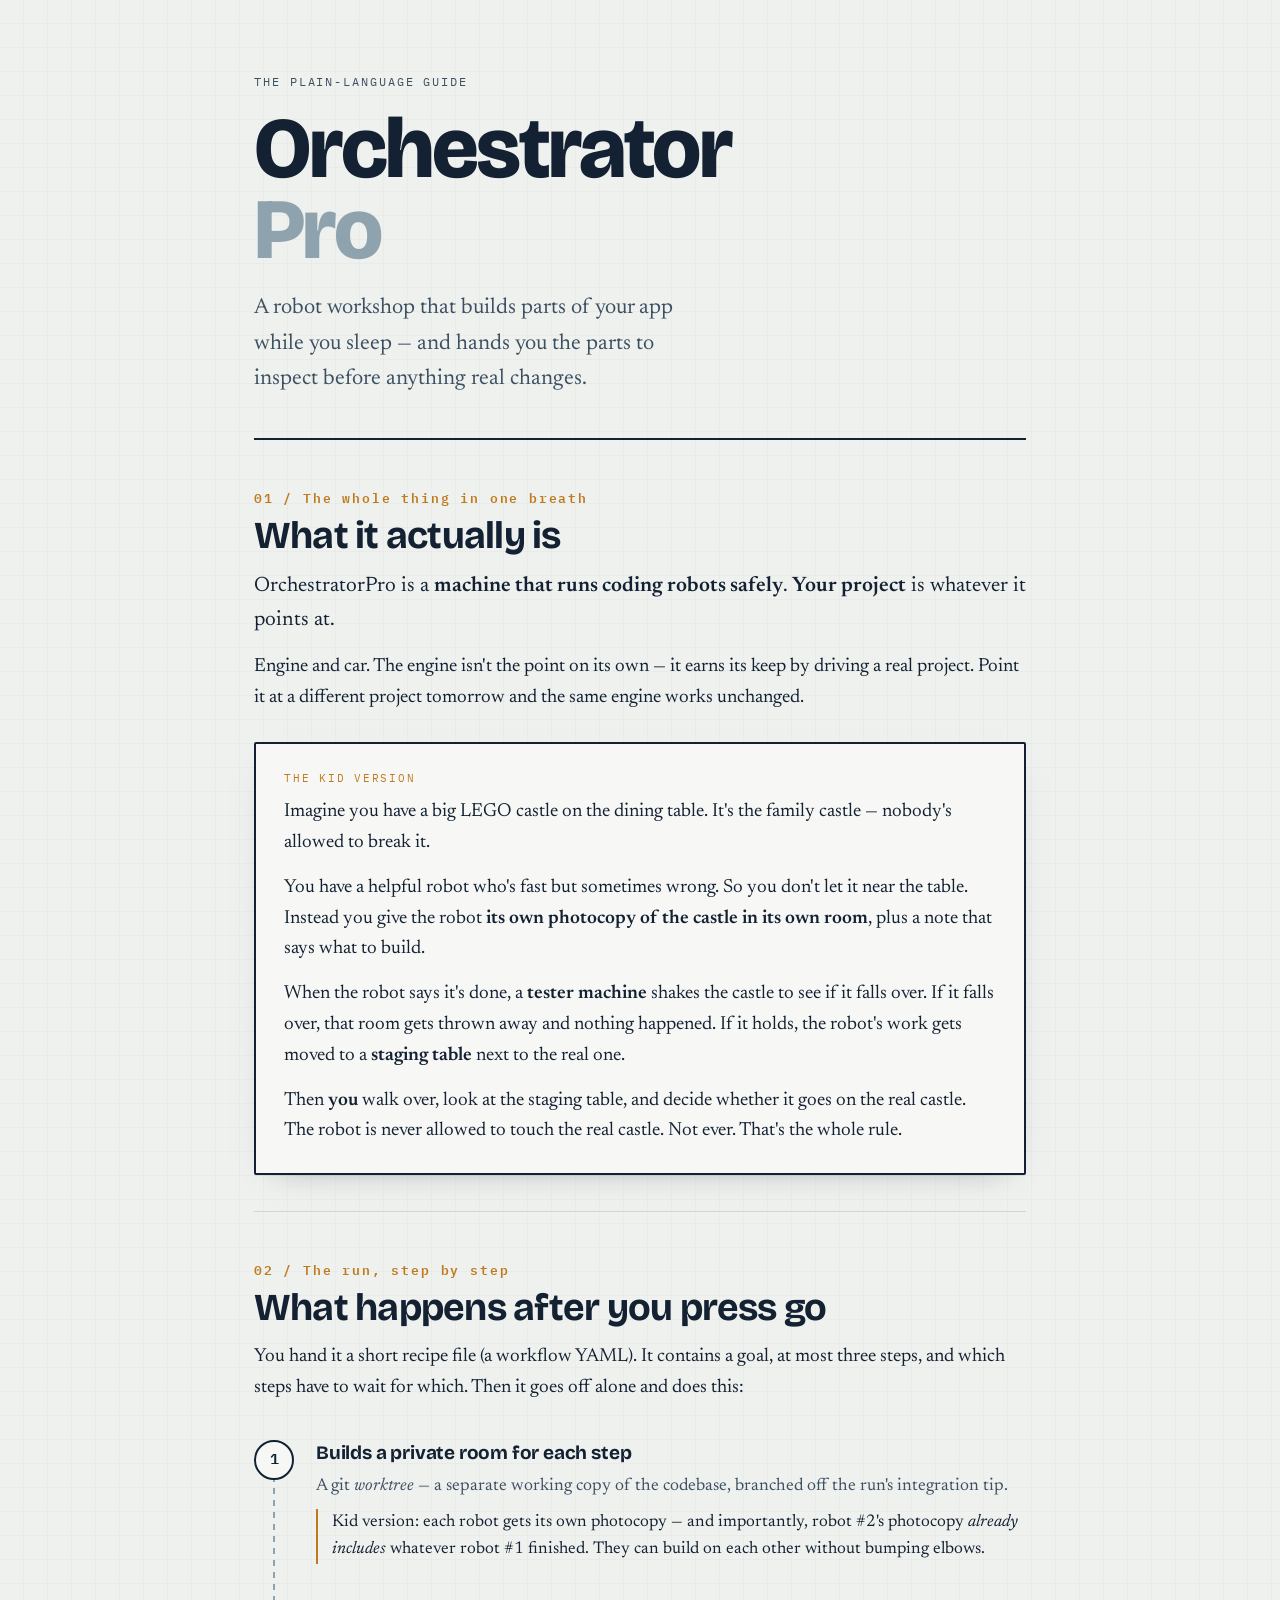
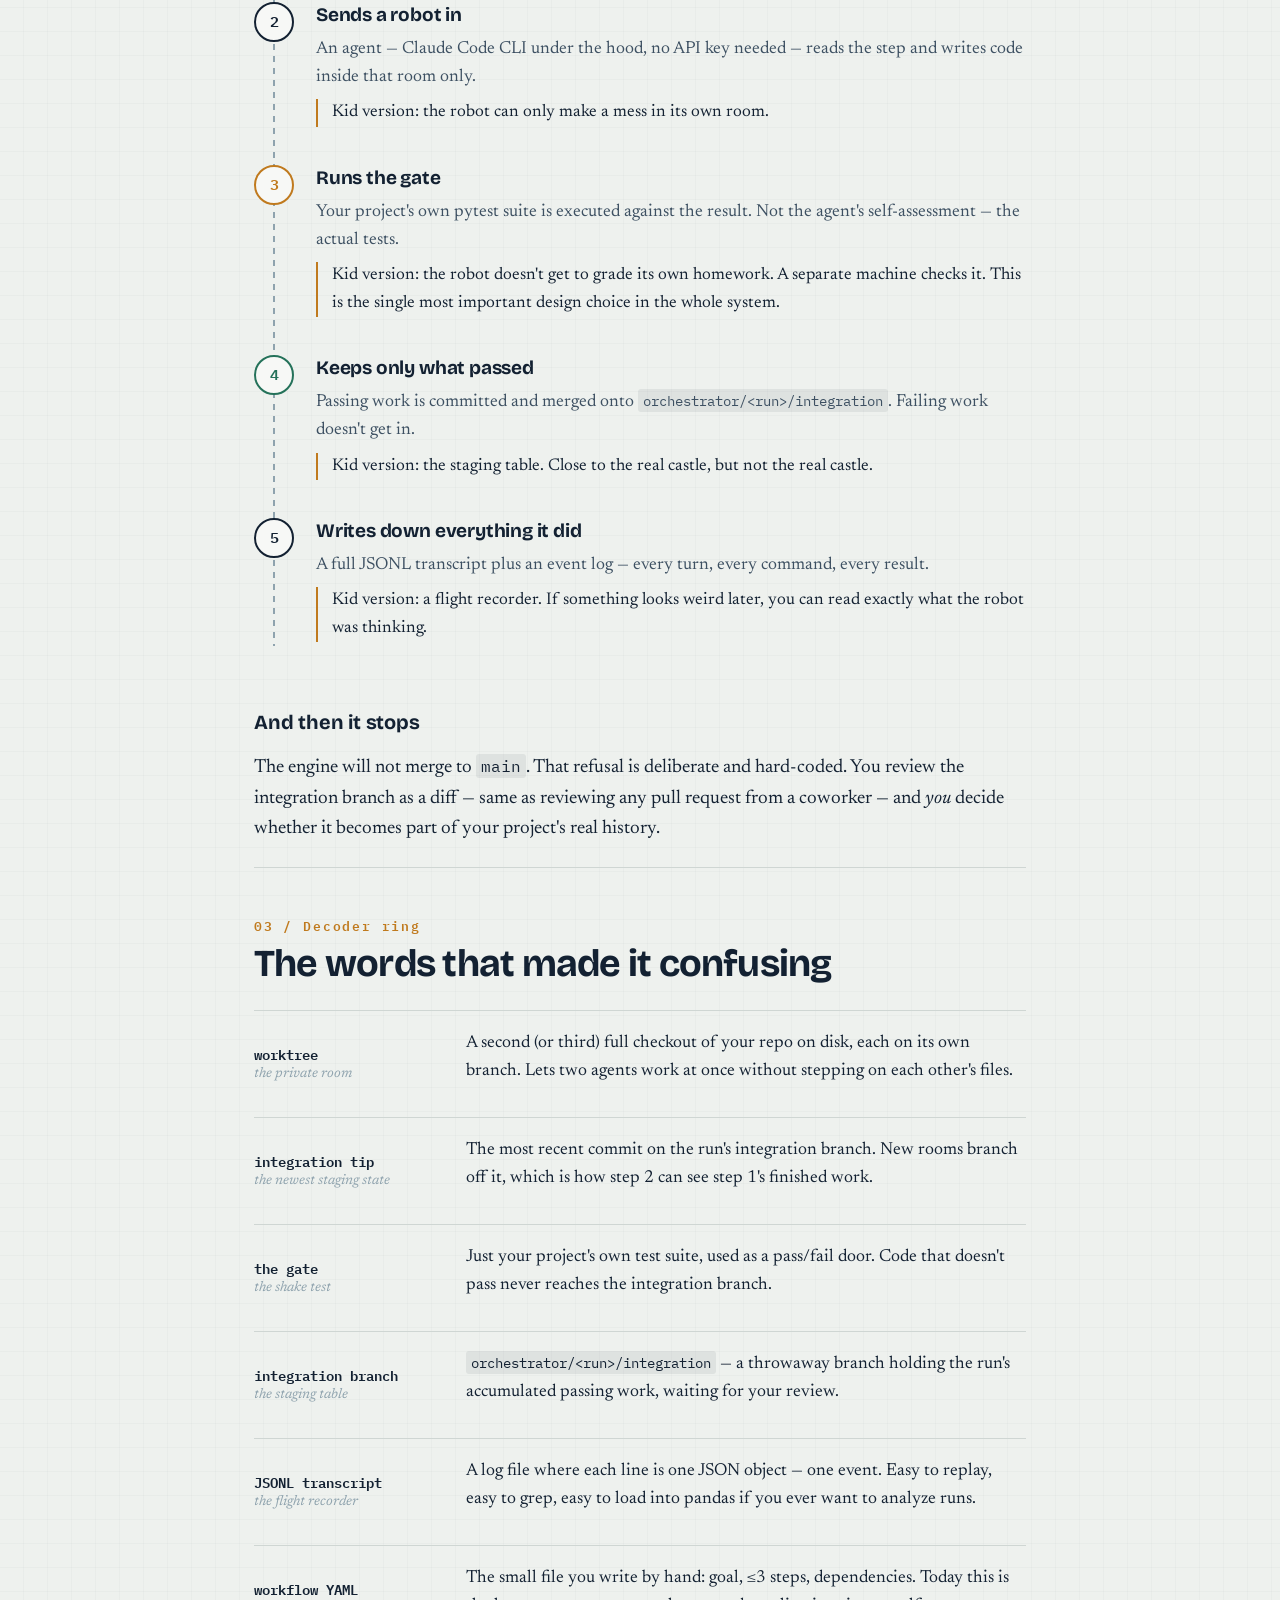
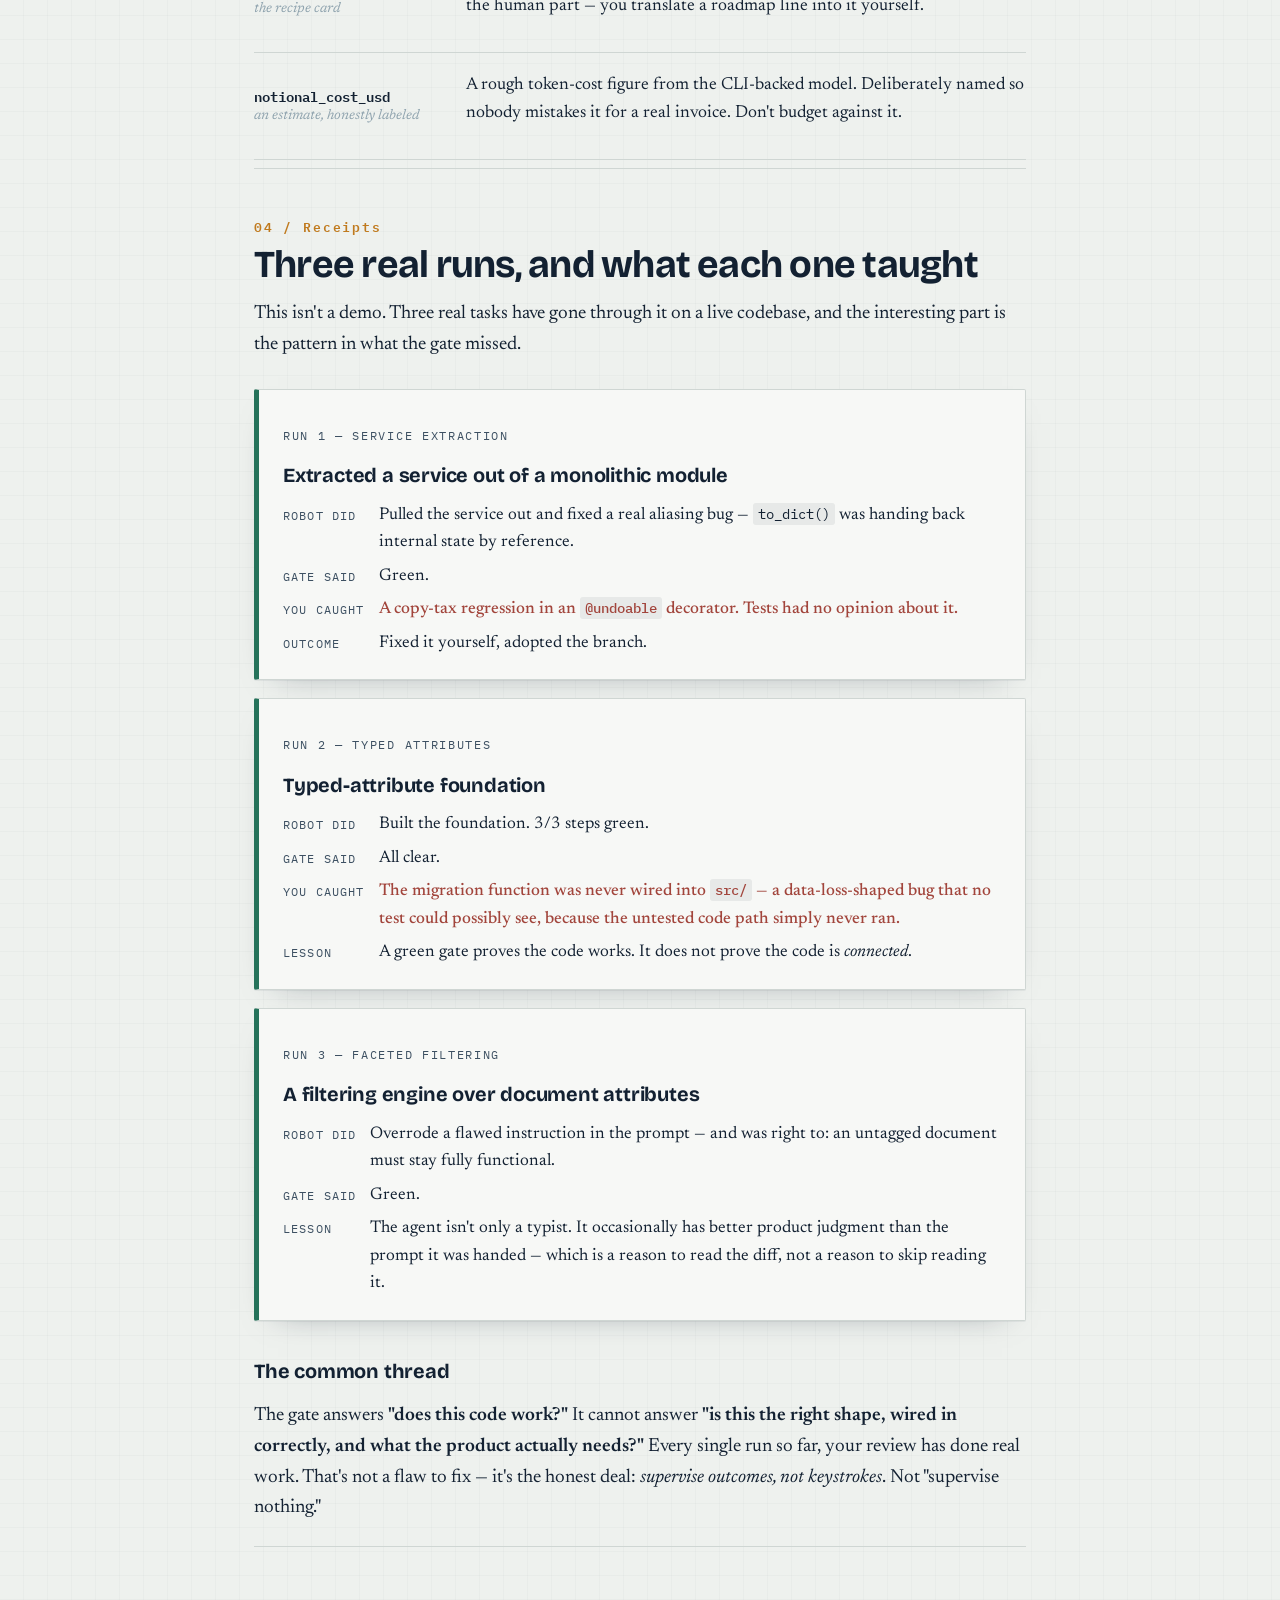
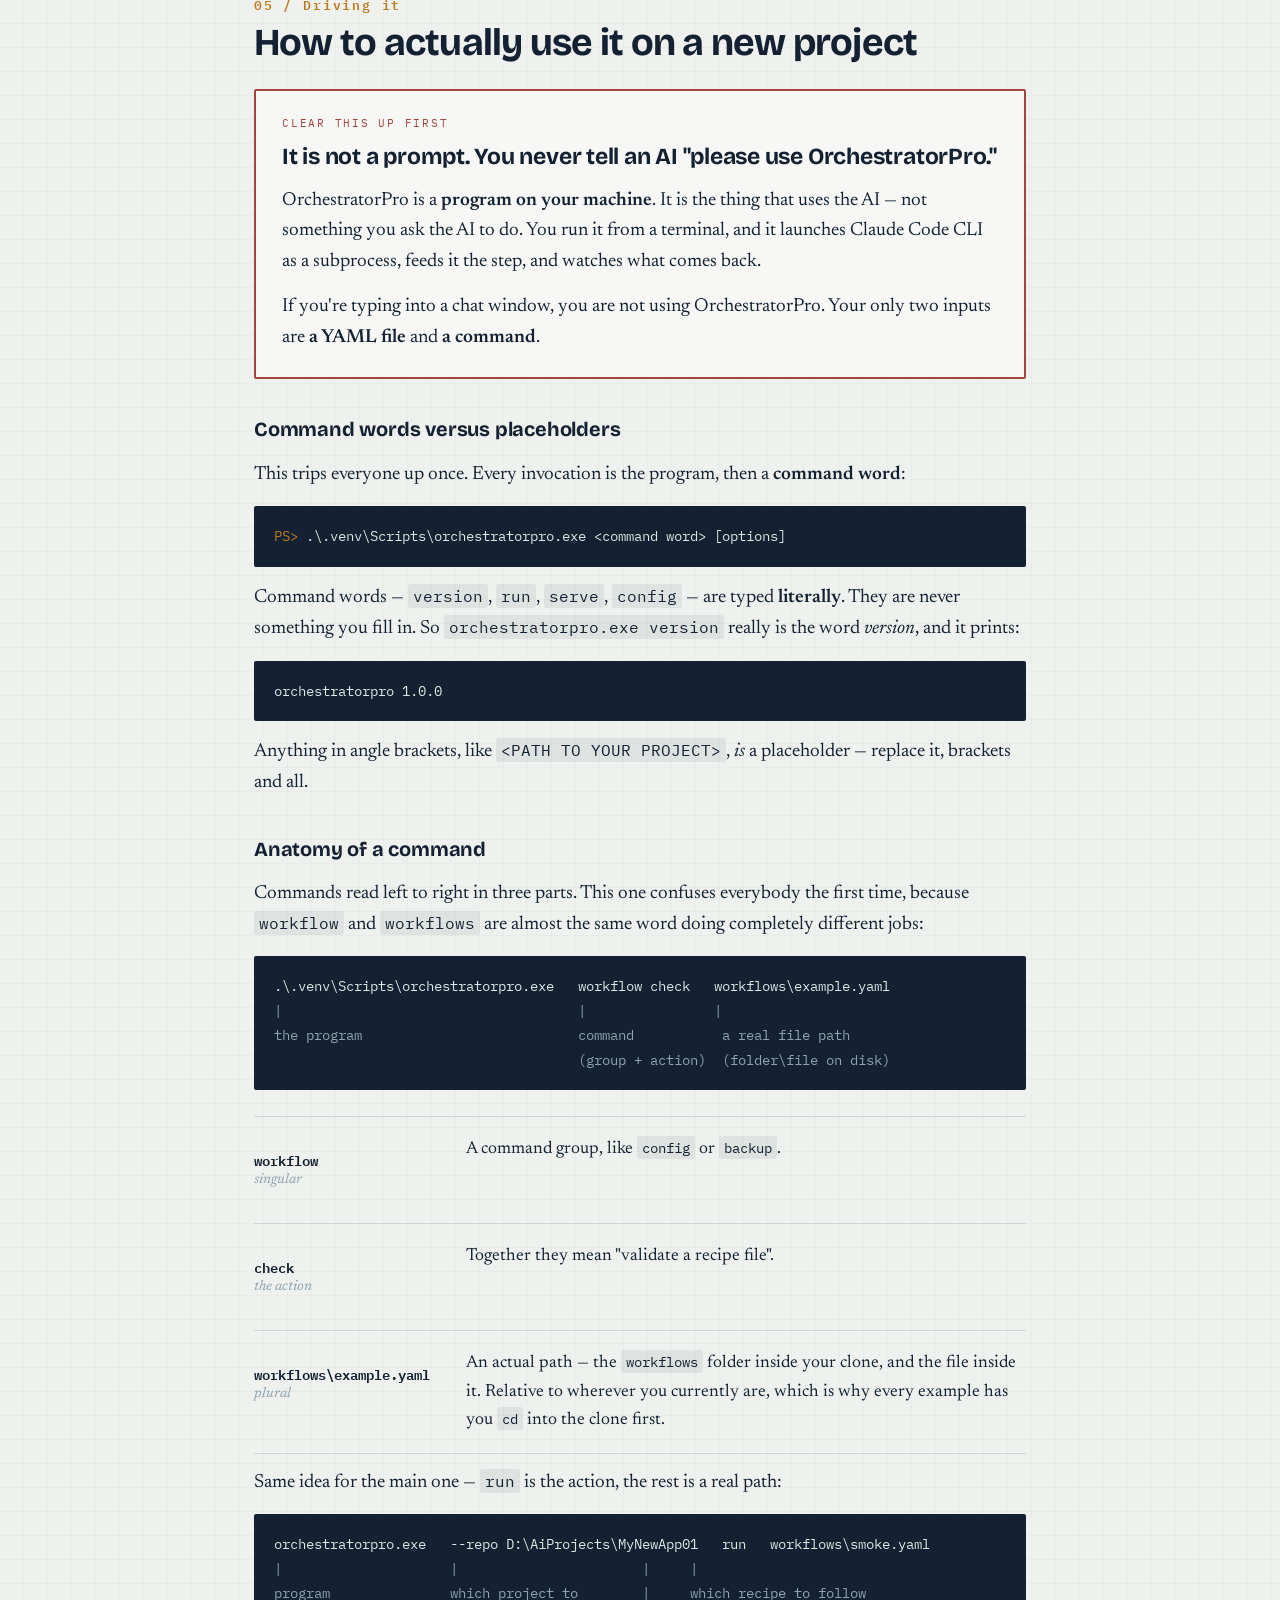
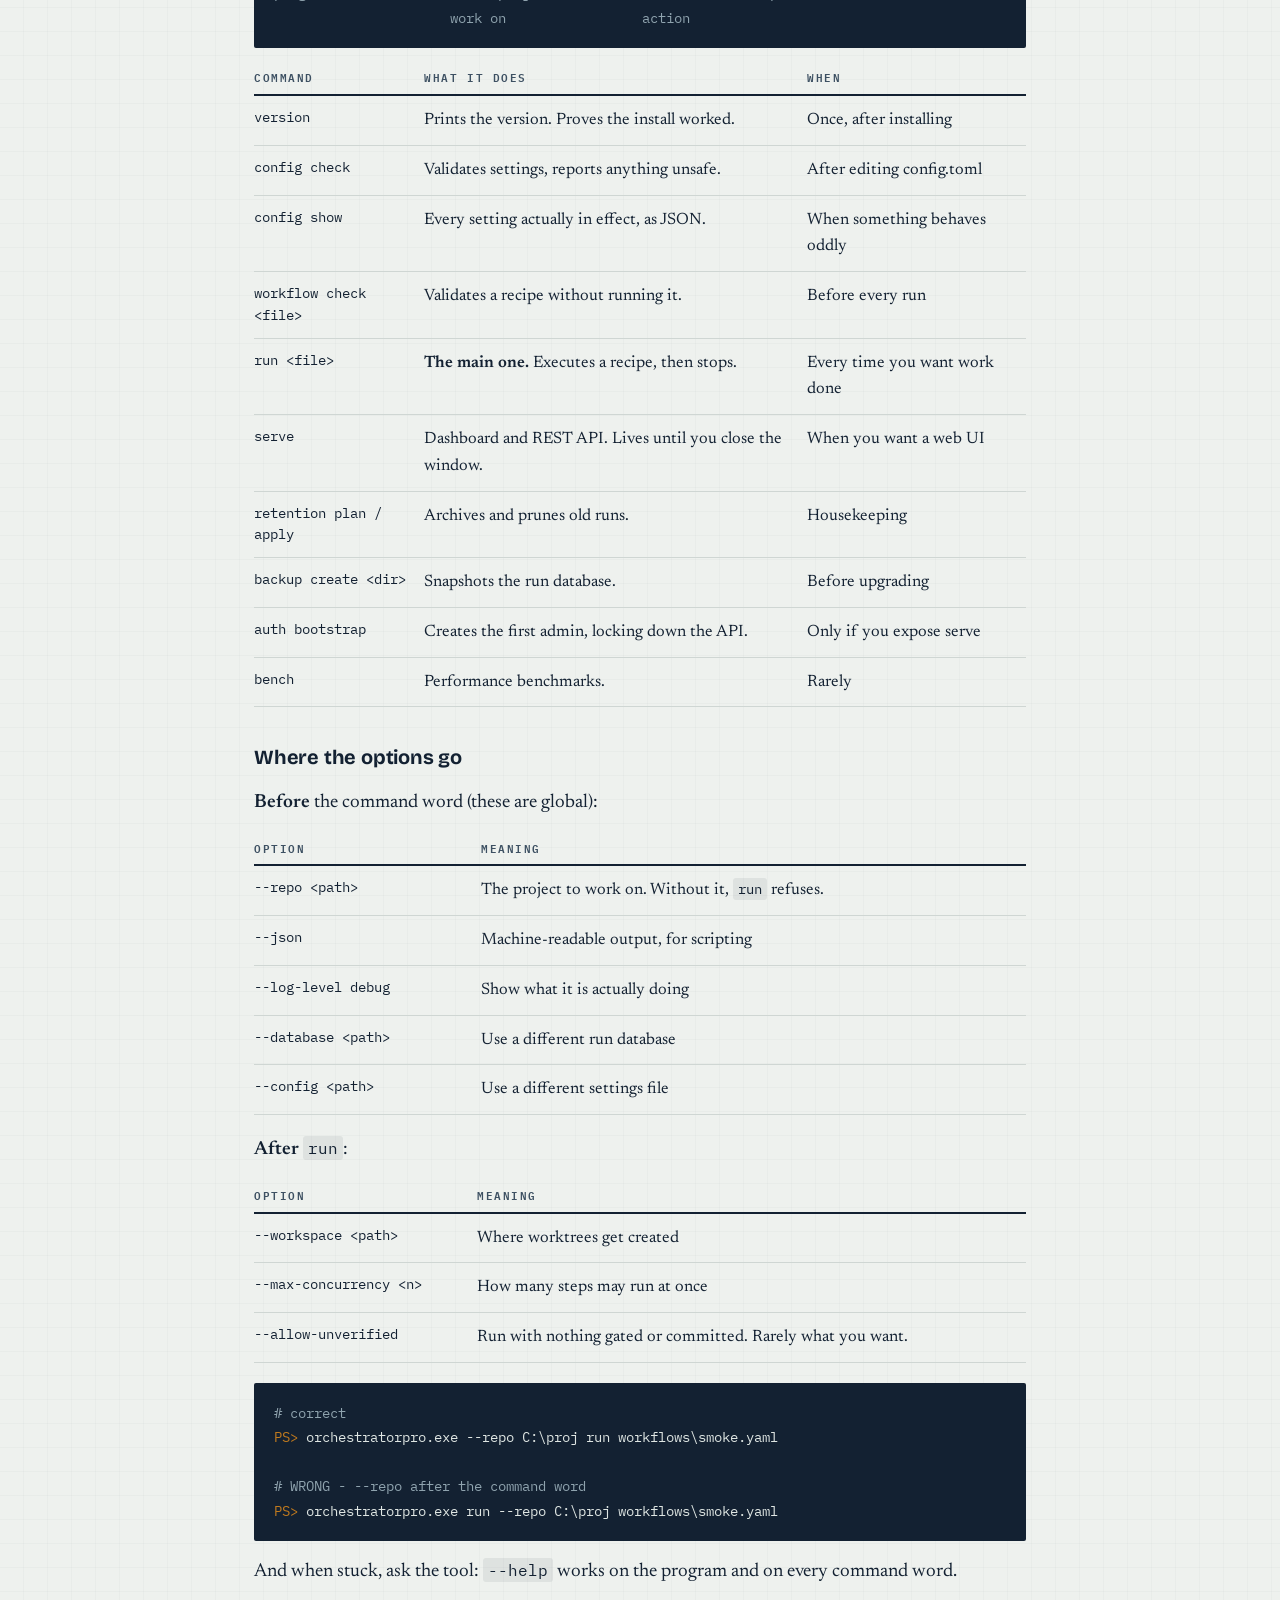
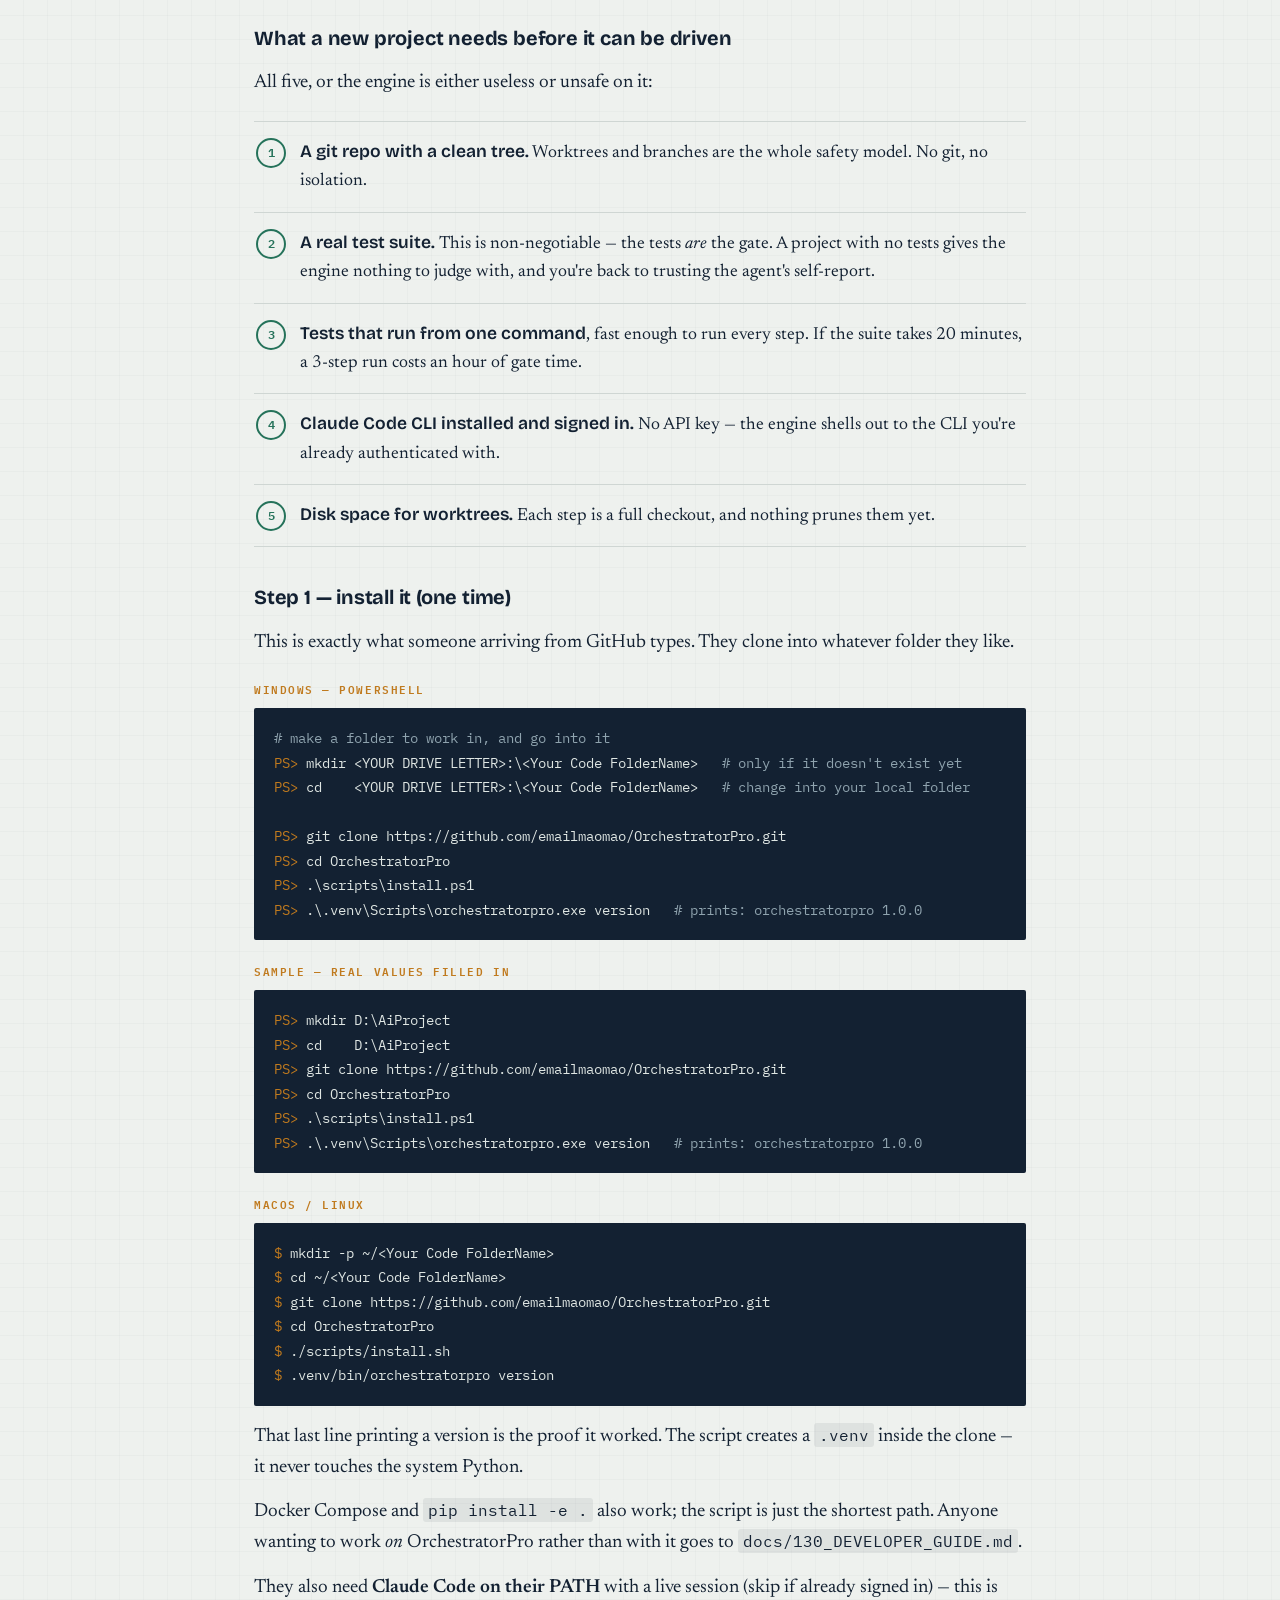
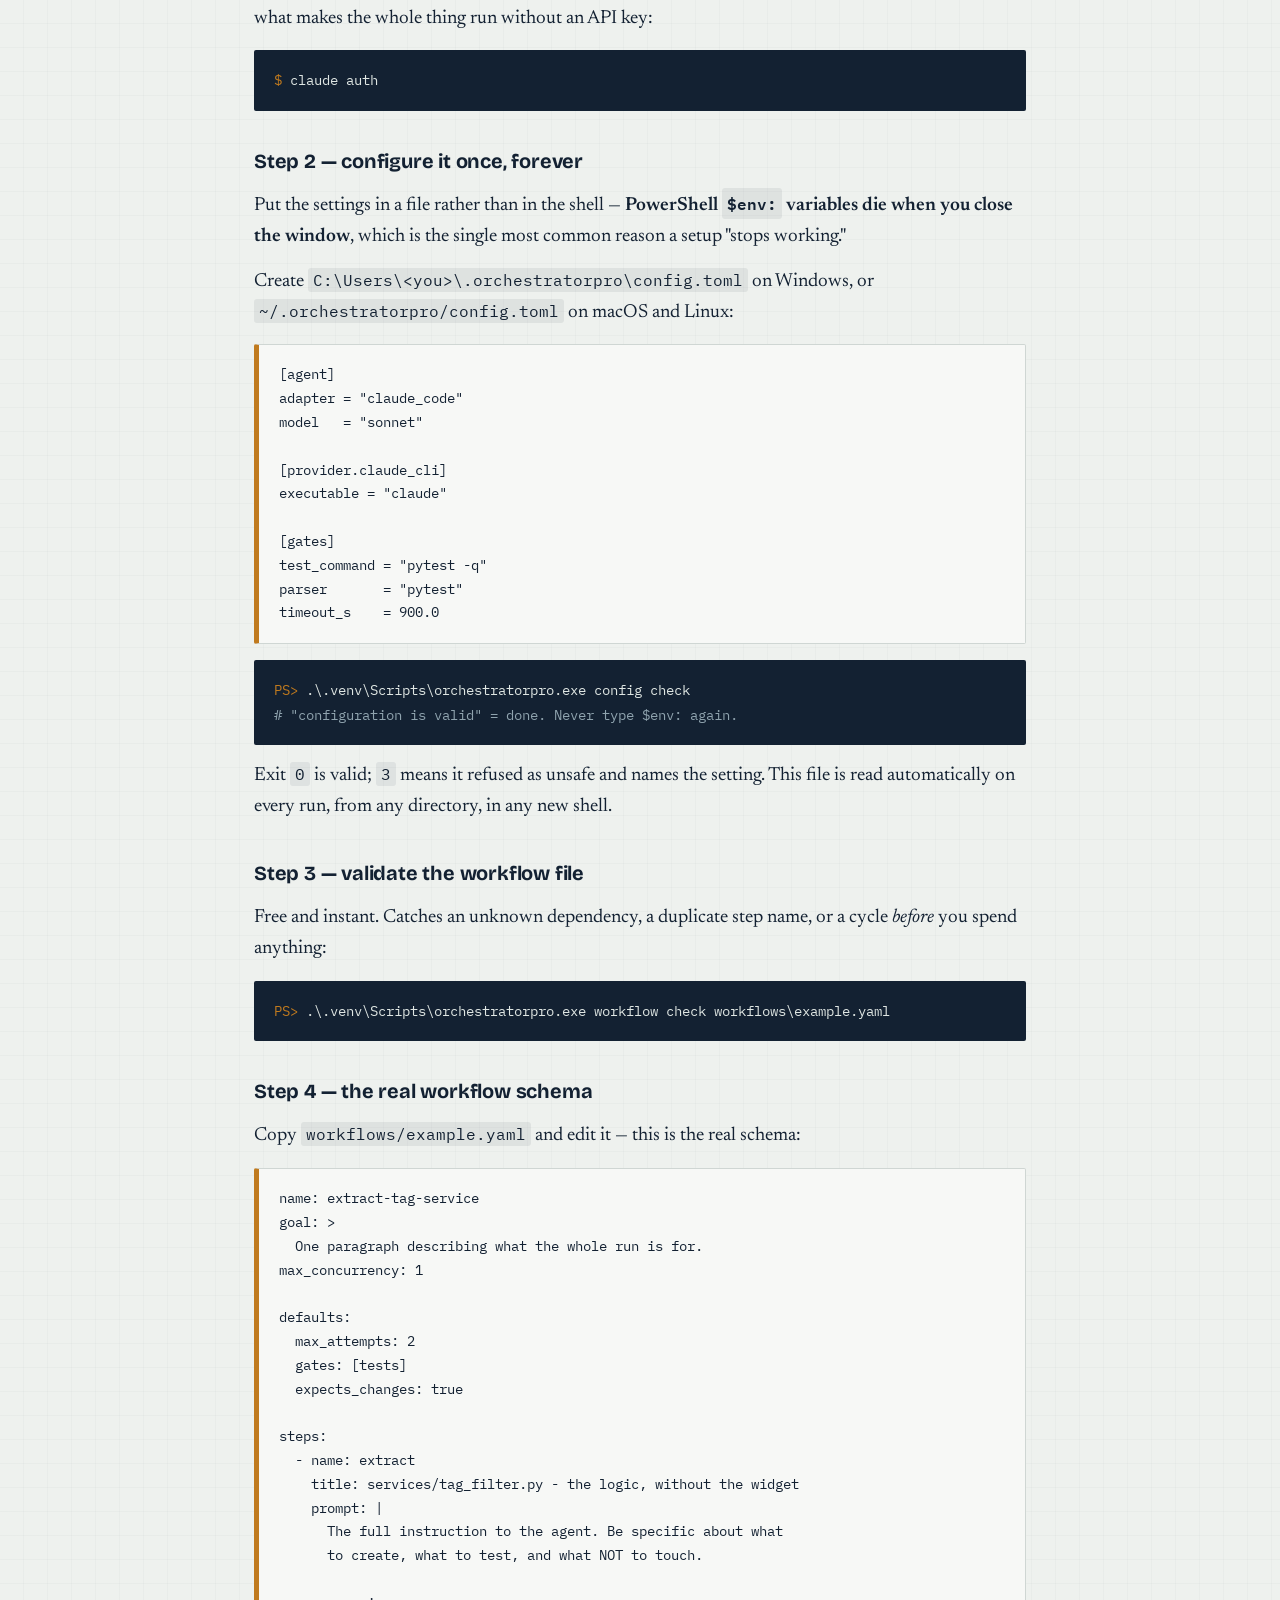
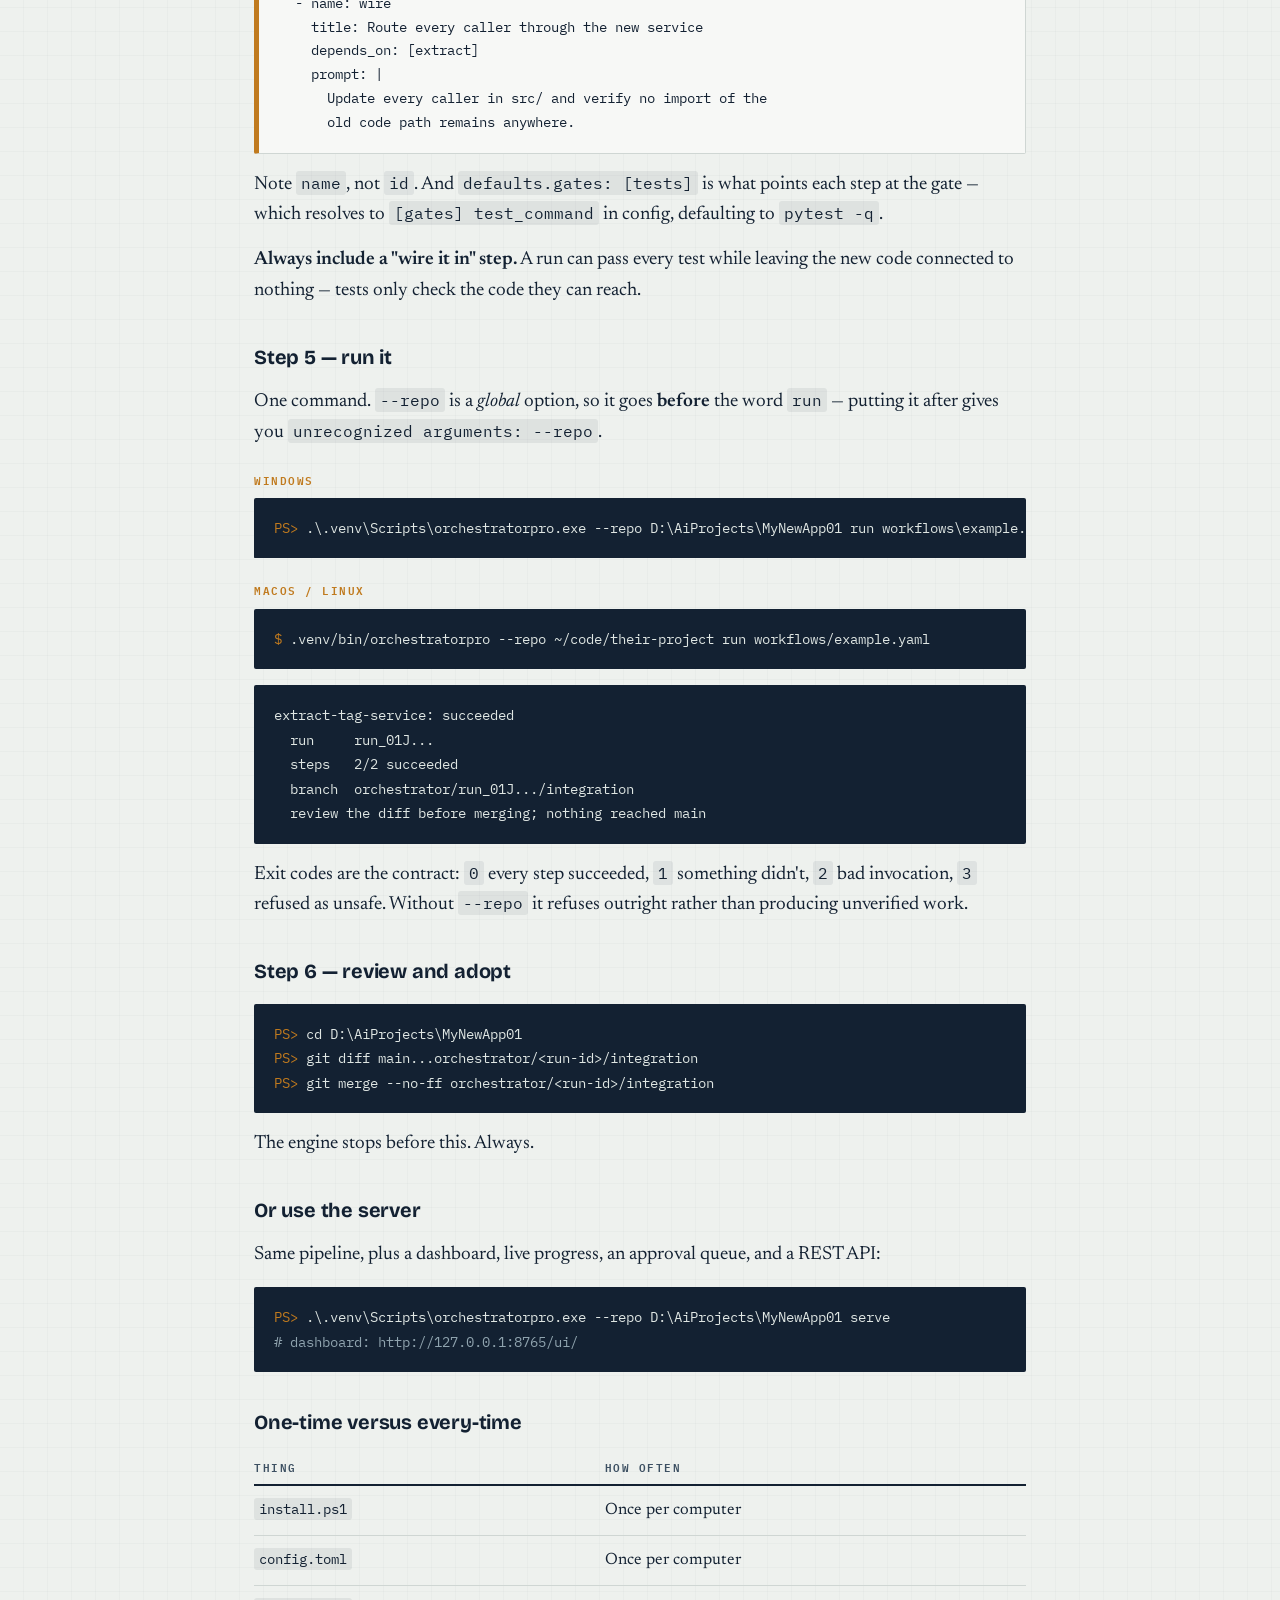
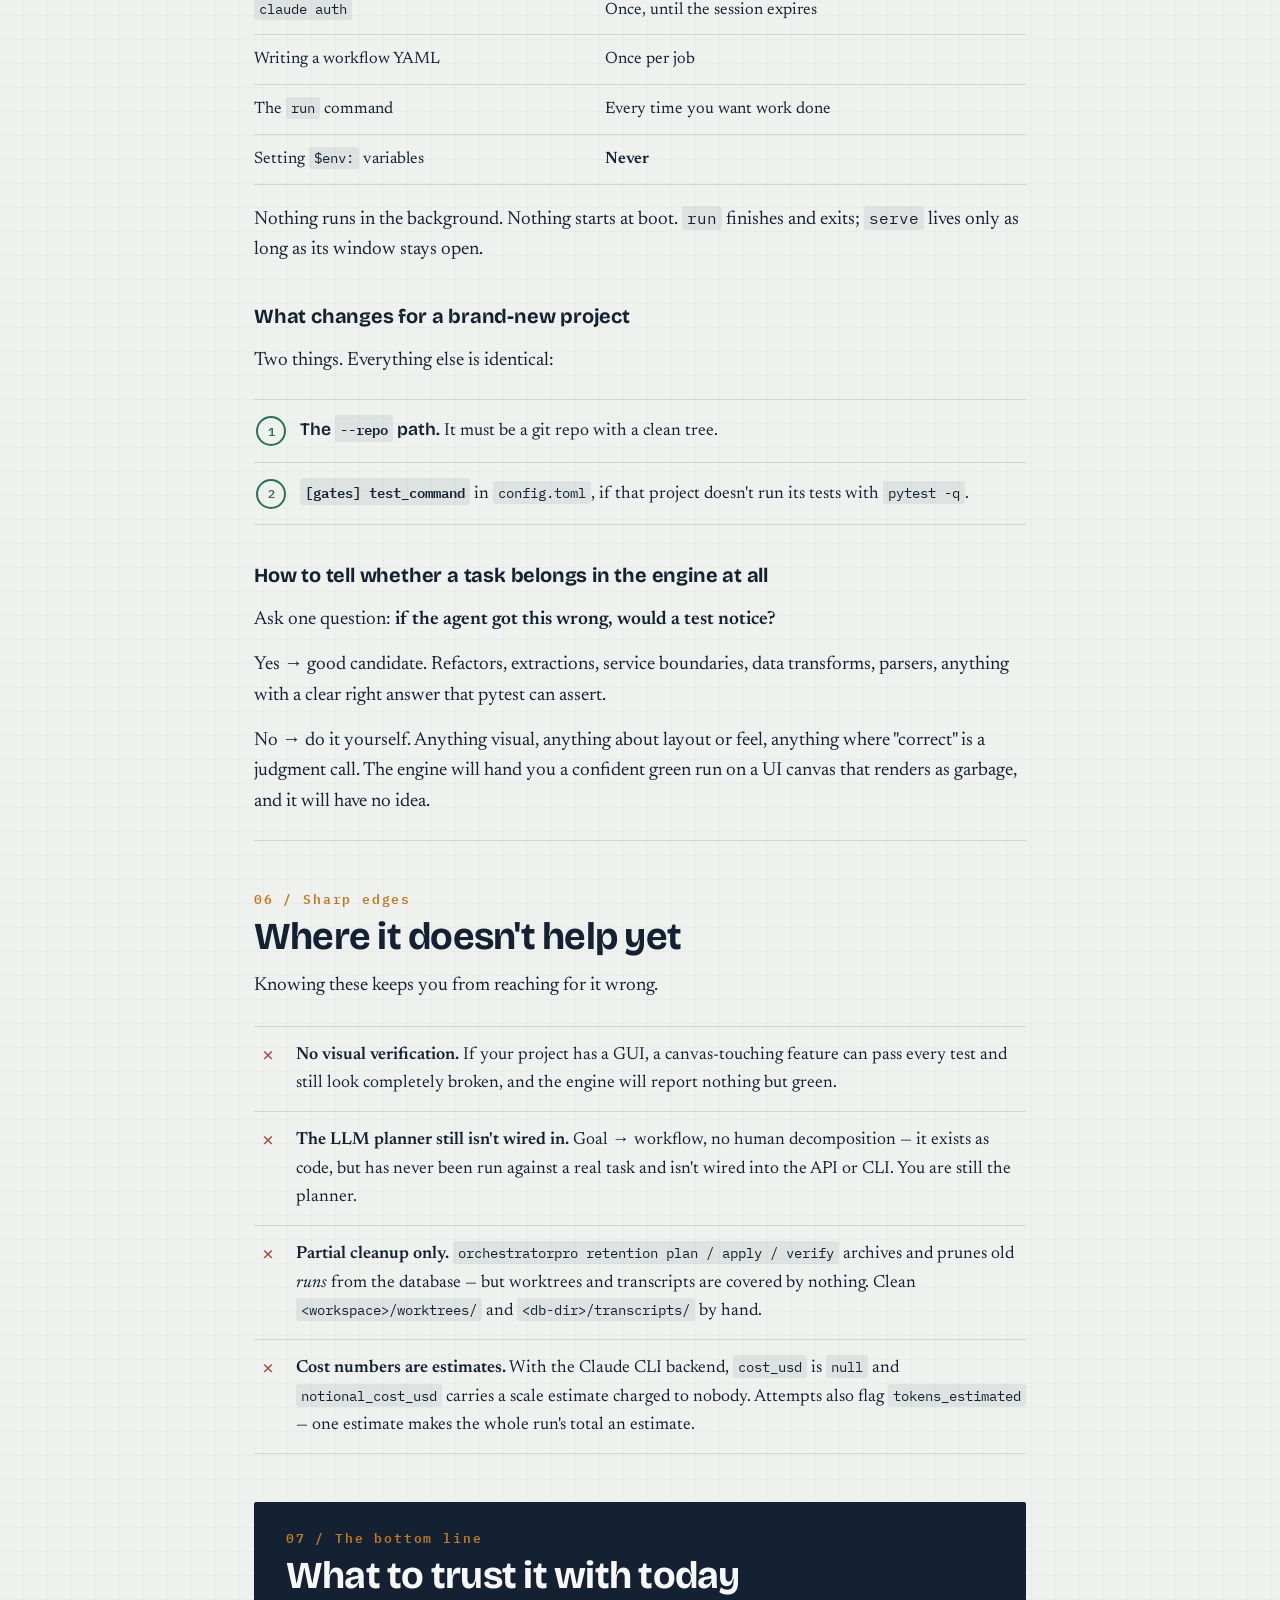
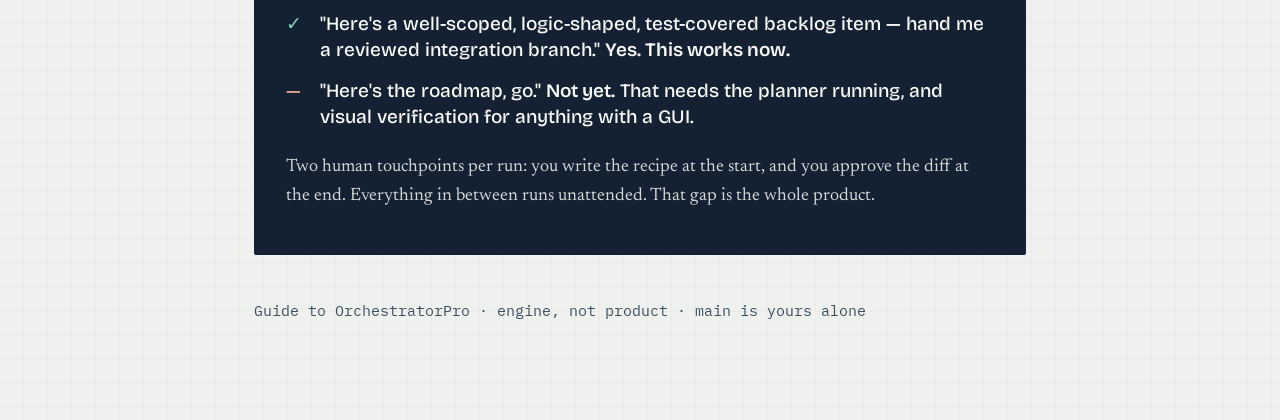
<file: OrchestratorPro-guide.html>
<!DOCTYPE html>
<html lang="en">
<head>
<meta charset="utf-8">
<meta name="viewport" content="width=device-width, initial-scale=1">
<title>OrchestratorPro — the plain-language guide</title>
<link rel="preconnect" href="https://fonts.googleapis.com">
<link rel="preconnect" href="https://fonts.gstatic.com" crossorigin>
<link href="https://fonts.googleapis.com/css2?family=Bricolage+Grotesque:opsz,wght@12..96,500;12..96,700;12..96,800&family=Newsreader:ital,opsz,wght@0,6..72,400;0,6..72,500;1,6..72,400&family=IBM+Plex+Mono:wght@400;600&display=swap" rel="stylesheet">
<style>
  :root{
    --ink:#132132; --ink-soft:#3d5062; --paper:#eef1ee; --paper-2:#f7f8f6;
    --rail:#8fa3ae; --pass:#25725a; --gate:#c07a1e; --stop:#a2453c; --line:#cfd6d3;
    --shadow:0 1px 0 rgba(19,33,50,.06), 0 12px 32px -24px rgba(19,33,50,.5);
  }
  *{box-sizing:border-box}
  html{-webkit-text-size-adjust:100%}
  body{
    margin:0;
    background:
      linear-gradient(transparent 23px, rgba(19,33,50,.045) 24px),
      linear-gradient(90deg, transparent 23px, rgba(19,33,50,.045) 24px),
      var(--paper);
    background-size:24px 24px;
    color:var(--ink);
    font-family:"Newsreader",Georgia,serif;
    font-size:19px; line-height:1.62;
  }
  .wrap{max-width:820px;margin:0 auto;padding:0 24px 96px}
  .mast{padding:72px 0 40px;border-bottom:2px solid var(--ink)}
  .eyebrow{
    font-family:"IBM Plex Mono",ui-monospace,monospace;
    font-size:12px;letter-spacing:.16em;text-transform:uppercase;
    color:var(--ink-soft);margin:0 0 18px;
  }
  h1{
    font-family:"Bricolage Grotesque","Helvetica Neue",sans-serif;
    font-weight:800;font-size:clamp(44px,8vw,86px);line-height:.94;
    letter-spacing:-.03em;margin:0 0 20px;
  }
  h1 em{font-style:normal;display:block;color:var(--rail)}
  .standfirst{font-size:22px;max-width:38ch;margin:0;color:var(--ink-soft)}
  section{padding:52px 0 8px;border-bottom:1px solid var(--line)}
  section:last-of-type{border-bottom:0}
  h2{
    font-family:"Bricolage Grotesque",sans-serif;font-weight:700;
    font-size:clamp(26px,4.2vw,38px);line-height:1.06;letter-spacing:-.02em;margin:0 0 6px;
  }
  h2 .num{
    font-family:"IBM Plex Mono",monospace;font-size:13px;font-weight:600;
    color:var(--gate);display:block;letter-spacing:.14em;margin-bottom:10px;
  }
  h3{
    font-family:"Bricolage Grotesque",sans-serif;font-weight:700;
    font-size:20px;letter-spacing:-.01em;margin:34px 0 6px;
  }
  p{margin:14px 0}
  .lede{font-size:21px}
  strong{font-weight:600}
  code,.mono{font-family:"IBM Plex Mono",ui-monospace,monospace;font-size:.82em}
  code{background:rgba(19,33,50,.07);padding:2px 5px;border-radius:3px}
  .kid{
    background:var(--paper-2);border:2px solid var(--ink);border-radius:2px;
    padding:26px 28px;margin:28px 0;box-shadow:var(--shadow);
  }
  .kid .tag{
    font-family:"IBM Plex Mono",monospace;font-size:11px;letter-spacing:.16em;
    text-transform:uppercase;color:var(--gate);display:block;margin-bottom:10px;
  }
  .kid p:first-of-type{margin-top:0}
  .kid p:last-child{margin-bottom:0}
  .rail{margin:34px 0 10px;padding:0;list-style:none;position:relative}
  .rail::before{
    content:"";position:absolute;left:19px;top:14px;bottom:26px;
    width:2px;background:repeating-linear-gradient(var(--rail) 0 6px, transparent 6px 12px);
  }
  .rail li{position:relative;padding:0 0 30px 62px;min-height:44px}
  .rail .dot{
    position:absolute;left:0;top:2px;width:40px;height:40px;border-radius:50%;
    background:var(--paper-2);border:2px solid var(--ink);
    display:grid;place-items:center;
    font-family:"IBM Plex Mono",monospace;font-weight:600;font-size:15px;
  }
  .rail li.is-gate .dot{border-color:var(--gate);color:var(--gate)}
  .rail li.is-pass .dot{border-color:var(--pass);color:var(--pass)}
  .rail h4{
    font-family:"Bricolage Grotesque",sans-serif;font-weight:700;font-size:19px;
    margin:6px 0 2px;letter-spacing:-.01em;
  }
  .rail p{margin:4px 0 0;font-size:17.5px;color:var(--ink-soft)}
  .rail .plain{
    display:block;margin-top:8px;padding-left:14px;border-left:2px solid var(--gate);
    font-size:17px;color:var(--ink);
  }
  .decoder{margin:26px 0 0;padding:0;list-style:none}
  .decoder li{
    display:grid;grid-template-columns:190px 1fr;gap:22px;
    padding:18px 0;border-top:1px solid var(--line);
  }
  .decoder li:last-child{border-bottom:1px solid var(--line)}
  .decoder .term{
    font-family:"IBM Plex Mono",monospace;font-size:14px;font-weight:600;
    line-height:1.5;word-break:break-word;
  }
  .decoder .term span{display:block;font-family:"Newsreader",serif;font-weight:400;font-size:14px;color:var(--rail);font-style:italic}
  .decoder .def{margin:0;font-size:17.5px}
  .runs{display:grid;gap:18px;margin:28px 0 0}
  .run{
    background:var(--paper-2);border:1px solid var(--line);border-left:5px solid var(--pass);
    border-radius:2px;padding:22px 24px;box-shadow:var(--shadow);
  }
  .run .id{
    font-family:"IBM Plex Mono",monospace;font-size:12px;letter-spacing:.14em;
    text-transform:uppercase;color:var(--ink-soft);
  }
  .run h4{font-family:"Bricolage Grotesque",sans-serif;font-size:20px;margin:6px 0 10px;letter-spacing:-.01em}
  .run dl{margin:0;display:grid;grid-template-columns:auto 1fr;gap:6px 14px;font-size:17px}
  .run dt{
    font-family:"IBM Plex Mono",monospace;font-size:11.5px;letter-spacing:.1em;
    text-transform:uppercase;color:var(--ink-soft);padding-top:5px;
  }
  .run dd{margin:0}
  .run .caught{color:var(--stop);font-weight:500}
  pre.cmd{
    background:var(--ink);color:#dfe6e3;border-radius:2px;
    padding:18px 20px;margin:16px 0;overflow-x:auto;
    font-family:"IBM Plex Mono",ui-monospace,monospace;font-size:14px;line-height:1.75;
  }
  pre.cmd .c{color:#8fa3ae}
  pre.cmd .p{color:var(--gate)}
  pre.cmd code{background:none;padding:0;font-size:inherit;color:inherit}
  pre.yaml{
    background:var(--paper-2);border:1px solid var(--line);border-left:5px solid var(--gate);
    border-radius:2px;padding:18px 20px;margin:16px 0;overflow-x:auto;
    font-family:"IBM Plex Mono",ui-monospace,monospace;font-size:14px;line-height:1.7;color:var(--ink);
  }
  pre.yaml .c{color:var(--rail)}
  .correction{
    border:2px solid var(--stop);border-radius:2px;padding:24px 26px;margin:26px 0;
    background:var(--paper-2);
  }
  .correction .tag{
    font-family:"IBM Plex Mono",monospace;font-size:11px;letter-spacing:.16em;
    text-transform:uppercase;color:var(--stop);display:block;margin-bottom:10px;
  }
  .correction p:first-of-type{margin-top:0}
  .correction p:last-child{margin-bottom:0}
  .correction .big{
    font-family:"Bricolage Grotesque",sans-serif;font-size:23px;font-weight:700;
    line-height:1.24;letter-spacing:-.01em;
  }
  .check{list-style:none;margin:22px 0 0;padding:0;counter-reset:ck}
  .check li{
    position:relative;padding:16px 0 16px 46px;border-top:1px solid var(--line);font-size:17.5px;
  }
  .check li:last-child{border-bottom:1px solid var(--line)}
  .check li::before{
    counter-increment:ck;content:counter(ck);
    position:absolute;left:2px;top:16px;width:26px;height:26px;border-radius:50%;
    border:2px solid var(--pass);color:var(--pass);
    display:grid;place-items:center;
    font-family:"IBM Plex Mono",monospace;font-size:12px;font-weight:600;
  }
  .check b{font-weight:600;font-family:"Bricolage Grotesque",sans-serif}
  .oslabel{
    font-family:"IBM Plex Mono",monospace;font-size:11px;letter-spacing:.14em;
    text-transform:uppercase;color:var(--gate);margin:22px 0 -6px;font-weight:600;
  }
  table.where{width:100%;border-collapse:collapse;margin:20px 0;font-size:16.5px}
  table.where th{
    text-align:left;font-family:"IBM Plex Mono",monospace;font-size:11px;
    letter-spacing:.14em;text-transform:uppercase;color:var(--ink-soft);
    border-bottom:2px solid var(--ink);padding:0 12px 8px 0;font-weight:600;
  }
  table.where td{padding:11px 12px 11px 0;border-bottom:1px solid var(--line);vertical-align:top}
  table.where td.mono{font-family:"IBM Plex Mono",monospace;font-size:13.5px;word-break:break-word}
  .limits{list-style:none;margin:24px 0 0;padding:0}
  .limits li{
    position:relative;padding:14px 0 14px 42px;border-top:1px solid var(--line);font-size:17.5px;
  }
  .limits li:last-child{border-bottom:1px solid var(--line)}
  .limits li::before{
    content:"×";position:absolute;left:8px;top:13px;
    font-family:"IBM Plex Mono",monospace;color:var(--stop);font-size:20px;line-height:1.4;
  }
  .verdict{
    margin:40px 0 0;padding:30px 32px;background:var(--ink);color:var(--paper-2);border-radius:2px;
  }
  .verdict h2{color:var(--paper-2);margin-bottom:14px}
  .verdict h2 .num{color:var(--gate)}
  .verdict .yes,.verdict .no{
    font-family:"Bricolage Grotesque",sans-serif;font-size:19px;font-weight:500;
    margin:14px 0;padding-left:34px;position:relative;line-height:1.4;
  }
  .verdict .yes::before{content:"✓";position:absolute;left:0;color:#7fd3ae}
  .verdict .no::before{content:"—";position:absolute;left:0;color:#e5a08f}
  footer{padding:44px 0 0;font-size:15px;color:var(--ink-soft);font-family:"IBM Plex Mono",monospace}
  @media (max-width:600px){
    body{font-size:18px}
    .decoder li{grid-template-columns:1fr;gap:6px}
    .run dl{grid-template-columns:1fr;gap:2px 0}
    .run dt{padding-top:10px}
  }
  @media (prefers-reduced-motion:no-preference){
    section{animation:rise .5s ease-out both;animation-timeline:view();animation-range:entry 0% cover 22%}
    @keyframes rise{from{opacity:0;transform:translateY(14px)}to{opacity:1;transform:none}}
  }
  a:focus-visible,li:focus-visible{outline:3px solid var(--gate);outline-offset:3px}
</style>
</head>
<body>
<div class="wrap">

  <header class="mast">
    <p class="eyebrow">The plain-language guide</p>
    <h1>Orchestrator<em>Pro</em></h1>
    <p class="standfirst">A robot workshop that builds parts of your app while you sleep — and hands you the parts to inspect before anything real changes.</p>
  </header>

  <section>
    <h2><span class="num">01 / The whole thing in one breath</span>What it actually is</h2>
    <p class="lede">OrchestratorPro is a <strong>machine that runs coding robots safely</strong>. <strong>Your project</strong> is whatever it points at.</p>
    <p>Engine and car. The engine isn't the point on its own — it earns its keep by driving a real project. Point it at a different project tomorrow and the same engine works unchanged.</p>

    <div class="kid">
      <span class="tag">The kid version</span>
      <p>Imagine you have a big LEGO castle on the dining table. It's the family castle — nobody's allowed to break it.</p>
      <p>You have a helpful robot who's fast but sometimes wrong. So you don't let it near the table. Instead you give the robot <strong>its own photocopy of the castle in its own room</strong>, plus a note that says what to build.</p>
      <p>When the robot says it's done, a <strong>tester machine</strong> shakes the castle to see if it falls over. If it falls over, that room gets thrown away and nothing happened. If it holds, the robot's work gets moved to a <strong>staging table</strong> next to the real one.</p>
      <p>Then <strong>you</strong> walk over, look at the staging table, and decide whether it goes on the real castle. The robot is never allowed to touch the real castle. Not ever. That's the whole rule.</p>
    </div>
  </section>

  <section>
    <h2><span class="num">02 / The run, step by step</span>What happens after you press go</h2>
    <p>You hand it a short recipe file (a workflow YAML). It contains a goal, at most three steps, and which steps have to wait for which. Then it goes off alone and does this:</p>

    <ol class="rail">
      <li>
        <span class="dot">1</span>
        <h4>Builds a private room for each step</h4>
        <p>A git <em>worktree</em> — a separate working copy of the codebase, branched off the run's integration tip.</p>
        <span class="plain">Kid version: each robot gets its own photocopy — and importantly, robot #2's photocopy <em>already includes</em> whatever robot #1 finished. They can build on each other without bumping elbows.</span>
      </li>
      <li>
        <span class="dot">2</span>
        <h4>Sends a robot in</h4>
        <p>An agent — Claude Code CLI under the hood, no API key needed — reads the step and writes code inside that room only.</p>
        <span class="plain">Kid version: the robot can only make a mess in its own room.</span>
      </li>
      <li class="is-gate">
        <span class="dot">3</span>
        <h4>Runs the gate</h4>
        <p>Your project's own pytest suite is executed against the result. Not the agent's self-assessment — the actual tests.</p>
        <span class="plain">Kid version: the robot doesn't get to grade its own homework. A separate machine checks it. This is the single most important design choice in the whole system.</span>
      </li>
      <li class="is-pass">
        <span class="dot">4</span>
        <h4>Keeps only what passed</h4>
        <p>Passing work is committed and merged onto <code>orchestrator/&lt;run&gt;/integration</code>. Failing work doesn't get in.</p>
        <span class="plain">Kid version: the staging table. Close to the real castle, but not the real castle.</span>
      </li>
      <li>
        <span class="dot">5</span>
        <h4>Writes down everything it did</h4>
        <p>A full JSONL transcript plus an event log — every turn, every command, every result.</p>
        <span class="plain">Kid version: a flight recorder. If something looks weird later, you can read exactly what the robot was thinking.</span>
      </li>
    </ol>

    <h3>And then it stops</h3>
    <p>The engine will not merge to <code>main</code>. That refusal is deliberate and hard-coded. You review the integration branch as a diff — same as reviewing any pull request from a coworker — and <em>you</em> decide whether it becomes part of your project's real history.</p>
  </section>

  <section>
    <h2><span class="num">03 / Decoder ring</span>The words that made it confusing</h2>
    <ul class="decoder">
      <li>
        <p class="term">worktree<span>the private room</span></p>
        <p class="def">A second (or third) full checkout of your repo on disk, each on its own branch. Lets two agents work at once without stepping on each other's files.</p>
      </li>
      <li>
        <p class="term">integration tip<span>the newest staging state</span></p>
        <p class="def">The most recent commit on the run's integration branch. New rooms branch off it, which is how step 2 can see step 1's finished work.</p>
      </li>
      <li>
        <p class="term">the gate<span>the shake test</span></p>
        <p class="def">Just your project's own test suite, used as a pass/fail door. Code that doesn't pass never reaches the integration branch.</p>
      </li>
      <li>
        <p class="term">integration branch<span>the staging table</span></p>
        <p class="def"><code>orchestrator/&lt;run&gt;/integration</code> — a throwaway branch holding the run's accumulated passing work, waiting for your review.</p>
      </li>
      <li>
        <p class="term">JSONL transcript<span>the flight recorder</span></p>
        <p class="def">A log file where each line is one JSON object — one event. Easy to replay, easy to grep, easy to load into pandas if you ever want to analyze runs.</p>
      </li>
      <li>
        <p class="term">workflow YAML<span>the recipe card</span></p>
        <p class="def">The small file you write by hand: goal, ≤3 steps, dependencies. Today this is the human part — you translate a roadmap line into it yourself.</p>
      </li>
      <li>
        <p class="term">notional_cost_usd<span>an estimate, honestly labeled</span></p>
        <p class="def">A rough token-cost figure from the CLI-backed model. Deliberately named so nobody mistakes it for a real invoice. Don't budget against it.</p>
      </li>
    </ul>
  </section>

  <section>
    <h2><span class="num">04 / Receipts</span>Three real runs, and what each one taught</h2>
    <p>This isn't a demo. Three real tasks have gone through it on a live codebase, and the interesting part is the pattern in what the gate missed.</p>

    <div class="runs">
      <div class="run">
        <p class="id">Run 1 — service extraction</p>
        <h4>Extracted a service out of a monolithic module</h4>
        <dl>
          <dt>Robot did</dt><dd>Pulled the service out and fixed a real aliasing bug — <code>to_dict()</code> was handing back internal state by reference.</dd>
          <dt>Gate said</dt><dd>Green.</dd>
          <dt>You caught</dt><dd class="caught">A copy-tax regression in an <code>@undoable</code> decorator. Tests had no opinion about it.</dd>
          <dt>Outcome</dt><dd>Fixed it yourself, adopted the branch.</dd>
        </dl>
      </div>

      <div class="run">
        <p class="id">Run 2 — typed attributes</p>
        <h4>Typed-attribute foundation</h4>
        <dl>
          <dt>Robot did</dt><dd>Built the foundation. 3/3 steps green.</dd>
          <dt>Gate said</dt><dd>All clear.</dd>
          <dt>You caught</dt><dd class="caught">The migration function was never wired into <code>src/</code> — a data-loss-shaped bug that no test could possibly see, because the untested code path simply never ran.</dd>
          <dt>Lesson</dt><dd>A green gate proves the code works. It does not prove the code is <em>connected</em>.</dd>
        </dl>
      </div>

      <div class="run">
        <p class="id">Run 3 — faceted filtering</p>
        <h4>A filtering engine over document attributes</h4>
        <dl>
          <dt>Robot did</dt><dd>Overrode a flawed instruction in the prompt — and was right to: an untagged document must stay fully functional.</dd>
          <dt>Gate said</dt><dd>Green.</dd>
          <dt>Lesson</dt><dd>The agent isn't only a typist. It occasionally has better product judgment than the prompt it was handed — which is a reason to read the diff, not a reason to skip reading it.</dd>
        </dl>
      </div>
    </div>

    <h3>The common thread</h3>
    <p>The gate answers <strong>"does this code work?"</strong> It cannot answer <strong>"is this the right shape, wired in correctly, and what the product actually needs?"</strong> Every single run so far, your review has done real work. That's not a flaw to fix — it's the honest deal: <em>supervise outcomes, not keystrokes</em>. Not "supervise nothing."</p>
  </section>

  <section>
    <h2><span class="num">05 / Driving it</span>How to actually use it on a new project</h2>

    <div class="correction">
      <span class="tag">Clear this up first</span>
      <p class="big">It is not a prompt. You never tell an AI "please use OrchestratorPro."</p>
      <p>OrchestratorPro is a <strong>program on your machine</strong>. It is the thing that uses the AI — not something you ask the AI to do. You run it from a terminal, and it launches Claude Code CLI as a subprocess, feeds it the step, and watches what comes back.</p>
      <p>If you're typing into a chat window, you are not using OrchestratorPro. Your only two inputs are <strong>a YAML file</strong> and <strong>a command</strong>.</p>
    </div>

    


    <h3>Command words versus placeholders</h3>
    <p>This trips everyone up once. Every invocation is the program, then a <strong>command word</strong>:</p>
    <pre class="cmd"><span class="p">PS&gt;</span> .\.venv\Scripts\orchestratorpro.exe &lt;command word&gt; [options]</pre>
    <p>Command words — <code>version</code>, <code>run</code>, <code>serve</code>, <code>config</code> — are typed <strong>literally</strong>. They are never something you fill in. So <code>orchestratorpro.exe version</code> really is the word <em>version</em>, and it prints:</p>
    <pre class="cmd">orchestratorpro 1.0.0</pre>
    <p>Anything in angle brackets, like <code>&lt;PATH TO YOUR PROJECT&gt;</code>, <em>is</em> a placeholder — replace it, brackets and all.</p>

    <h3>Anatomy of a command</h3>
    <p>Commands read left to right in three parts. This one confuses everybody the first time, because <code>workflow</code> and <code>workflows</code> are almost the same word doing completely different jobs:</p>
    <pre class="cmd">.\.venv\Scripts\orchestratorpro.exe   workflow check   workflows\example.yaml
<span class="c">|                                     |                |
the program                           command           a real file path
                                      (group + action)  (folder\file on disk)</span></pre>
    <ul class="decoder">
      <li><p class="term">workflow<span>singular</span></p><p class="def">A command group, like <code>config</code> or <code>backup</code>.</p></li>
      <li><p class="term">check<span>the action</span></p><p class="def">Together they mean "validate a recipe file".</p></li>
      <li><p class="term">workflows\example.yaml<span>plural</span></p><p class="def">An actual path — the <code>workflows</code> folder inside your clone, and the file inside it. Relative to wherever you currently are, which is why every example has you <code>cd</code> into the clone first.</p></li>
    </ul>
    <p>Same idea for the main one — <code>run</code> is the action, the rest is a real path:</p>
    <pre class="cmd">orchestratorpro.exe   --repo D:\AiProjects\MyNewApp01   run   workflows\smoke.yaml
<span class="c">|                     |                       |     |
program               which project to        |     which recipe to follow
                      work on                 action</span></pre>

    <table class="where">
      <tr><th>Command</th><th>What it does</th><th>When</th></tr>
      <tr><td class="mono">version</td><td>Prints the version. Proves the install worked.</td><td>Once, after installing</td></tr>
      <tr><td class="mono">config check</td><td>Validates settings, reports anything unsafe.</td><td>After editing config.toml</td></tr>
      <tr><td class="mono">config show</td><td>Every setting actually in effect, as JSON.</td><td>When something behaves oddly</td></tr>
      <tr><td class="mono">workflow check &lt;file&gt;</td><td>Validates a recipe without running it.</td><td>Before every run</td></tr>
      <tr><td class="mono">run &lt;file&gt;</td><td><strong>The main one.</strong> Executes a recipe, then stops.</td><td>Every time you want work done</td></tr>
      <tr><td class="mono">serve</td><td>Dashboard and REST API. Lives until you close the window.</td><td>When you want a web UI</td></tr>
      <tr><td class="mono">retention plan / apply</td><td>Archives and prunes old runs.</td><td>Housekeeping</td></tr>
      <tr><td class="mono">backup create &lt;dir&gt;</td><td>Snapshots the run database.</td><td>Before upgrading</td></tr>
      <tr><td class="mono">auth bootstrap</td><td>Creates the first admin, locking down the API.</td><td>Only if you expose serve</td></tr>
      <tr><td class="mono">bench</td><td>Performance benchmarks.</td><td>Rarely</td></tr>
    </table>

    <h3>Where the options go</h3>
    <p><strong>Before</strong> the command word (these are global):</p>
    <table class="where">
      <tr><th>Option</th><th>Meaning</th></tr>
      <tr><td class="mono">--repo &lt;path&gt;</td><td>The project to work on. Without it, <code>run</code> refuses.</td></tr>
      <tr><td class="mono">--json</td><td>Machine-readable output, for scripting</td></tr>
      <tr><td class="mono">--log-level debug</td><td>Show what it is actually doing</td></tr>
      <tr><td class="mono">--database &lt;path&gt;</td><td>Use a different run database</td></tr>
      <tr><td class="mono">--config &lt;path&gt;</td><td>Use a different settings file</td></tr>
    </table>
    <p><strong>After</strong> <code>run</code>:</p>
    <table class="where">
      <tr><th>Option</th><th>Meaning</th></tr>
      <tr><td class="mono">--workspace &lt;path&gt;</td><td>Where worktrees get created</td></tr>
      <tr><td class="mono">--max-concurrency &lt;n&gt;</td><td>How many steps may run at once</td></tr>
      <tr><td class="mono">--allow-unverified</td><td>Run with nothing gated or committed. Rarely what you want.</td></tr>
    </table>
    <pre class="cmd"><span class="c"># correct</span>
<span class="p">PS&gt;</span> orchestratorpro.exe --repo C:\proj run workflows\smoke.yaml

<span class="c"># WRONG - --repo after the command word</span>
<span class="p">PS&gt;</span> orchestratorpro.exe run --repo C:\proj workflows\smoke.yaml</pre>
    <p>And when stuck, ask the tool: <code>--help</code> works on the program and on every command word.</p>

    <h3>What a new project needs before it can be driven</h3>
    <p>All five, or the engine is either useless or unsafe on it:</p>
    <ol class="check">
      <li><b>A git repo with a clean tree.</b> Worktrees and branches are the whole safety model. No git, no isolation.</li>
      <li><b>A real test suite.</b> This is non-negotiable — the tests <em>are</em> the gate. A project with no tests gives the engine nothing to judge with, and you're back to trusting the agent's self-report.</li>
      <li><b>Tests that run from one command</b>, fast enough to run every step. If the suite takes 20 minutes, a 3-step run costs an hour of gate time.</li>
      <li><b>Claude Code CLI installed and signed in.</b> No API key — the engine shells out to the CLI you're already authenticated with.</li>
      <li><b>Disk space for worktrees.</b> Each step is a full checkout, and nothing prunes them yet.</li>
    </ol>

    <h3>Step 1 — install it (one time)</h3>
    <p>This is exactly what someone arriving from GitHub types. They clone into whatever folder they like.</p>

    <p class="oslabel">Windows — PowerShell</p>
    <pre class="cmd"><span class="c"># make a folder to work in, and go into it</span>
<span class="p">PS&gt;</span> mkdir &lt;YOUR DRIVE LETTER&gt;:\&lt;Your Code FolderName&gt;   <span class="c"># only if it doesn't exist yet</span>
<span class="p">PS&gt;</span> cd    &lt;YOUR DRIVE LETTER&gt;:\&lt;Your Code FolderName&gt;   <span class="c"># change into your local folder</span>

<span class="p">PS&gt;</span> git clone https://github.com/emailmaomao/OrchestratorPro.git
<span class="p">PS&gt;</span> cd OrchestratorPro
<span class="p">PS&gt;</span> .\scripts\install.ps1
<span class="p">PS&gt;</span> .\.venv\Scripts\orchestratorpro.exe version   <span class="c"># prints: orchestratorpro 1.0.0</span></pre>
    <p class="oslabel">Sample — real values filled in</p>
    <pre class="cmd"><span class="p">PS&gt;</span> mkdir D:\AiProject
<span class="p">PS&gt;</span> cd    D:\AiProject
<span class="p">PS&gt;</span> git clone https://github.com/emailmaomao/OrchestratorPro.git
<span class="p">PS&gt;</span> cd OrchestratorPro
<span class="p">PS&gt;</span> .\scripts\install.ps1
<span class="p">PS&gt;</span> .\.venv\Scripts\orchestratorpro.exe version   <span class="c"># prints: orchestratorpro 1.0.0</span></pre>

    <p class="oslabel">macOS / Linux</p>
    <pre class="cmd"><span class="p">$</span> mkdir -p ~/&lt;Your Code FolderName&gt;
<span class="p">$</span> cd ~/&lt;Your Code FolderName&gt;
<span class="p">$</span> git clone https://github.com/emailmaomao/OrchestratorPro.git
<span class="p">$</span> cd OrchestratorPro
<span class="p">$</span> ./scripts/install.sh
<span class="p">$</span> .venv/bin/orchestratorpro version</pre>

    <p>That last line printing a version is the proof it worked. The script creates a <code>.venv</code> inside the clone — it never touches the system Python.</p>
    <p>Docker Compose and <code>pip install -e .</code> also work; the script is just the shortest path. Anyone wanting to work <em>on</em> OrchestratorPro rather than with it goes to <code>docs/130_DEVELOPER_GUIDE.md</code>.</p>

    <p>They also need <strong>Claude Code on their PATH</strong> with a live session (skip if already signed in) — this is what makes the whole thing run without an API key:</p>
    <pre class="cmd"><span class="p">$</span> claude auth</pre>

    <h3>Step 2 — configure it once, forever</h3>
    <p>Put the settings in a file rather than in the shell — <strong>PowerShell <code>$env:</code> variables die when you close the window</strong>, which is the single most common reason a setup "stops working."</p>
    <p>Create <code>C:\Users\&lt;you&gt;\.orchestratorpro\config.toml</code> on Windows, or <code>~/.orchestratorpro/config.toml</code> on macOS and Linux:</p>
    <pre class="yaml">[agent]
adapter = "claude_code"
model   = "sonnet"

[provider.claude_cli]
executable = "claude"

[gates]
test_command = "pytest -q"
parser       = "pytest"
timeout_s    = 900.0</pre>
    <pre class="cmd"><span class="p">PS&gt;</span> .\.venv\Scripts\orchestratorpro.exe config check
<span class="c"># "configuration is valid" = done. Never type $env: again.</span></pre>
    <p>Exit <code>0</code> is valid; <code>3</code> means it refused as unsafe and names the setting. This file is read automatically on every run, from any directory, in any new shell.</p>

    <h3>Step 3 — validate the workflow file</h3>
    <p>Free and instant. Catches an unknown dependency, a duplicate step name, or a cycle <em>before</em> you spend anything:</p>
    <pre class="cmd"><span class="p">PS&gt;</span> .\.venv\Scripts\orchestratorpro.exe workflow check workflows\example.yaml</pre>

    <h3>Step 4 — the real workflow schema</h3>
    <p>Copy <code>workflows/example.yaml</code> and edit it — this is the real schema:</p>
    <pre class="yaml">name: extract-tag-service
goal: &gt;
  One paragraph describing what the whole run is for.
max_concurrency: 1

defaults:
  max_attempts: 2
  gates: [tests]
  expects_changes: true

steps:
  - name: extract
    title: services/tag_filter.py - the logic, without the widget
    prompt: |
      The full instruction to the agent. Be specific about what
      to create, what to test, and what NOT to touch.

  - name: wire
    title: Route every caller through the new service
    depends_on: [extract]
    prompt: |
      Update every caller in src/ and verify no import of the
      old code path remains anywhere.</pre>
    <p>Note <code>name</code>, not <code>id</code>. And <code>defaults.gates: [tests]</code> is what points each step at the gate — which resolves to <code>[gates] test_command</code> in config, defaulting to <code>pytest -q</code>.</p>
    <p><strong>Always include a "wire it in" step.</strong> A run can pass every test while leaving the new code connected to nothing — tests only check the code they can reach.</p>

    <h3>Step 5 — run it</h3>
    <p>One command. <code>--repo</code> is a <em>global</em> option, so it goes <strong>before</strong> the word <code>run</code> — putting it after gives you <code>unrecognized arguments: --repo</code>.</p>
    <p class="oslabel">Windows</p>
    <pre class="cmd"><span class="p">PS&gt;</span> .\.venv\Scripts\orchestratorpro.exe --repo D:\AiProjects\MyNewApp01 run workflows\example.yaml</pre>
    <p class="oslabel">macOS / Linux</p>
    <pre class="cmd"><span class="p">$</span> .venv/bin/orchestratorpro --repo ~/code/their-project run workflows/example.yaml</pre>
    <pre class="cmd">extract-tag-service: succeeded
  run     run_01J...
  steps   2/2 succeeded
  branch  orchestrator/run_01J.../integration
  review the diff before merging; nothing reached main</pre>
    <p>Exit codes are the contract: <code>0</code> every step succeeded, <code>1</code> something didn't, <code>2</code> bad invocation, <code>3</code> refused as unsafe. Without <code>--repo</code> it refuses outright rather than producing unverified work.</p>

    <h3>Step 6 — review and adopt</h3>
    <pre class="cmd"><span class="p">PS&gt;</span> cd D:\AiProjects\MyNewApp01
<span class="p">PS&gt;</span> git diff main...orchestrator/&lt;run-id&gt;/integration
<span class="p">PS&gt;</span> git merge --no-ff orchestrator/&lt;run-id&gt;/integration</pre>
    <p>The engine stops before this. Always.</p>

    <h3>Or use the server</h3>
    <p>Same pipeline, plus a dashboard, live progress, an approval queue, and a REST API:</p>
    <pre class="cmd"><span class="p">PS&gt;</span> .\.venv\Scripts\orchestratorpro.exe --repo D:\AiProjects\MyNewApp01 serve
<span class="c"># dashboard: http://127.0.0.1:8765/ui/</span></pre>

    <h3>One-time versus every-time</h3>
    <table class="where">
      <tr><th>Thing</th><th>How often</th></tr>
      <tr><td><code>install.ps1</code></td><td>Once per computer</td></tr>
      <tr><td><code>config.toml</code></td><td>Once per computer</td></tr>
      <tr><td><code>claude auth</code></td><td>Once, until the session expires</td></tr>
      <tr><td>Writing a workflow YAML</td><td>Once per job</td></tr>
      <tr><td>The <code>run</code> command</td><td>Every time you want work done</td></tr>
      <tr><td>Setting <code>$env:</code> variables</td><td><strong>Never</strong></td></tr>
    </table>
    <p>Nothing runs in the background. Nothing starts at boot. <code>run</code> finishes and exits; <code>serve</code> lives only as long as its window stays open.</p>

    <h3>What changes for a brand-new project</h3>
    <p>Two things. Everything else is identical:</p>
    <ol class="check">
      <li><b>The <code>--repo</code> path.</b> It must be a git repo with a clean tree.</li>
      <li><b><code>[gates] test_command</code></b> in <code>config.toml</code>, if that project doesn't run its tests with <code>pytest -q</code>.</li>
    </ol>

    <h3>How to tell whether a task belongs in the engine at all</h3>
    <p>Ask one question: <strong>if the agent got this wrong, would a test notice?</strong></p>
    <p>Yes → good candidate. Refactors, extractions, service boundaries, data transforms, parsers, anything with a clear right answer that pytest can assert.</p>
    <p>No → do it yourself. Anything visual, anything about layout or feel, anything where "correct" is a judgment call. The engine will hand you a confident green run on a UI canvas that renders as garbage, and it will have no idea.</p>
  </section>

  <section>
    <h2><span class="num">06 / Sharp edges</span>Where it doesn't help yet</h2>
    <p>Knowing these keeps you from reaching for it wrong.</p>
    <ul class="limits">
      <li><strong>No visual verification.</strong> If your project has a GUI, a canvas-touching feature can pass every test and still look completely broken, and the engine will report nothing but green.</li>
      <li><strong>The LLM planner still isn't wired in.</strong> Goal → workflow, no human decomposition — it exists as code, but has never been run against a real task and isn't wired into the API or CLI. You are still the planner.</li>
      <li><strong>Partial cleanup only.</strong> <code>orchestratorpro retention plan / apply / verify</code> archives and prunes old <em>runs</em> from the database — but worktrees and transcripts are covered by nothing. Clean <code>&lt;workspace&gt;/worktrees/</code> and <code>&lt;db-dir&gt;/transcripts/</code> by hand.</li>
      <li><strong>Cost numbers are estimates.</strong> With the Claude CLI backend, <code>cost_usd</code> is <code>null</code> and <code>notional_cost_usd</code> carries a scale estimate charged to nobody. Attempts also flag <code>tokens_estimated</code> — one estimate makes the whole run's total an estimate.</li>
    </ul>
  </section>

  <div class="verdict">
    <h2><span class="num">07 / The bottom line</span>What to trust it with today</h2>
    <p class="yes">"Here's a well-scoped, logic-shaped, test-covered backlog item — hand me a reviewed integration branch." <strong>Yes. This works now.</strong></p>
    <p class="no">"Here's the roadmap, go." <strong>Not yet.</strong> That needs the planner running, and visual verification for anything with a GUI.</p>
    <p style="margin-top:22px;font-size:18px;opacity:.85">Two human touchpoints per run: you write the recipe at the start, and you approve the diff at the end. Everything in between runs unattended. That gap is the whole product.</p>
  </div>

  <footer>Guide to OrchestratorPro · engine, not product · main is yours alone</footer>
</div>
</body>
</html>
</file>
